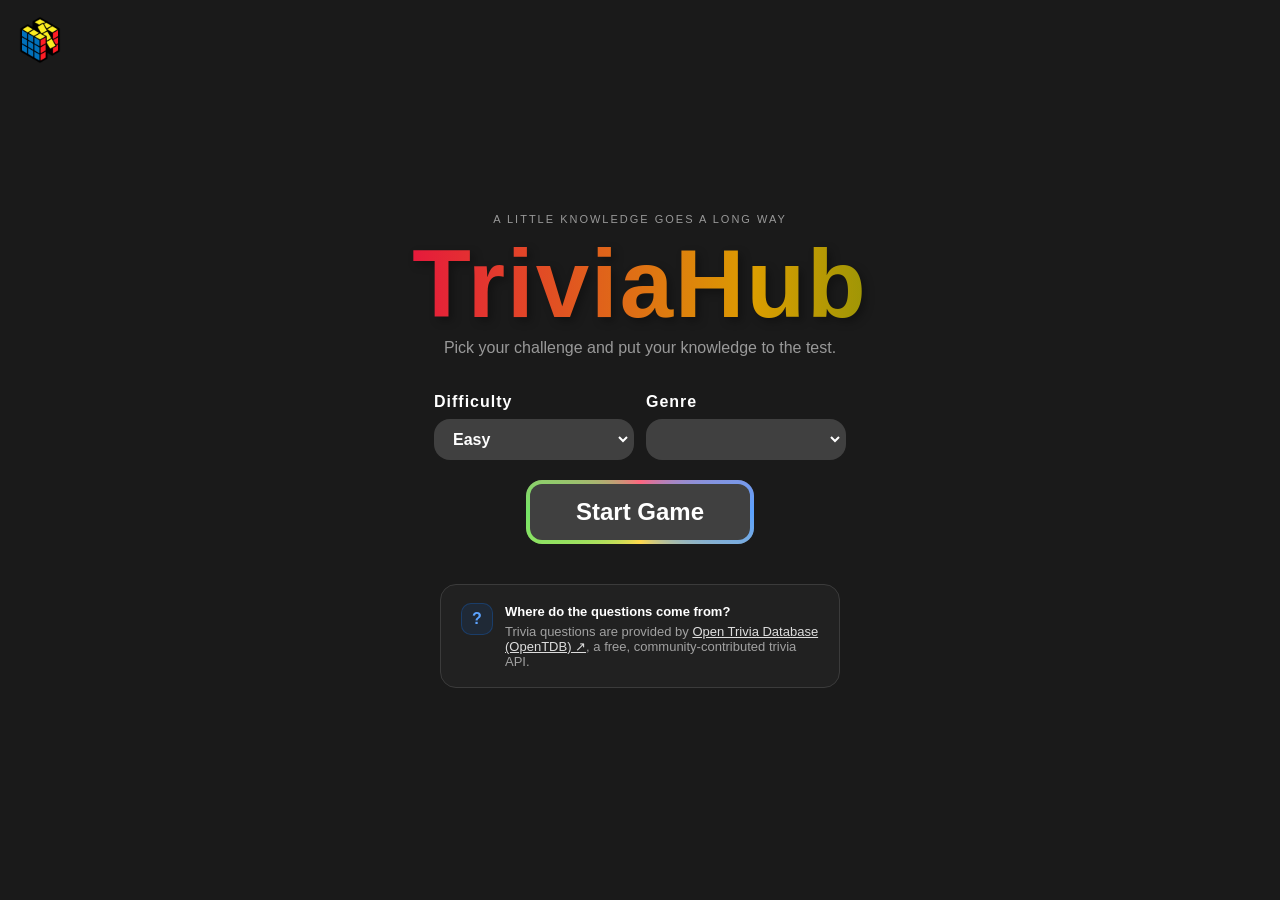
<file: index.html>
<!DOCTYPE html>
<html lang="en">
<head>
    <meta charset="UTF-8">
    <meta name="viewport" content="width=device-width, initial-scale=1.0">
    <link rel="icon" type="image/x-icon" href="src/trivia.png">
    <link rel="stylesheet" href="css/main.css">
    <link rel="stylesheet" href="css/index.css">
    <script src="js/main.js" defer></script>

    <title>TriviaHub</title>
</head>

<body>
    <main>
        <a id="rubik" href="https://itsleontan.com">
            <img src="src/rubik.png" alt="Rubik's Cube">
        </a>

        <p id="above-title">A LITTLE KNOWLEDGE GOES A LONG WAY</p>
        <h1 id="game-title">TriviaHub</h1>
        <p id="below-title">Pick your challenge and put your knowledge to the test.</p>

        <section id="settings">
            <div class="setting-group">
                <label for="difficulty">Difficulty</label>
                <select id="difficulty">
                    <option value="easy">Easy</option>
                    <option value="medium">Medium</option>
                    <option value="hard">Hard</option>
                </select>
            </div>

            <div class="setting-group">
                <label for="genre">Genre</label>
                <select id="genre">
                </select>
            </div>
        </section>

        <button id="start-button">Start Game</button>

        <div id="info-container">
            <div>?</div>
            <div>
                <p>Where do the questions come from?</p>
                <p>Trivia questions are provided by <a id="source" href="https://opentdb.com" target="_blank">Open Trivia Database (OpenTDB) &nearr;</a>, a free, community-contributed trivia API.</p>
            </div>
        </div>
    </main>
</body>
</html>
</file>
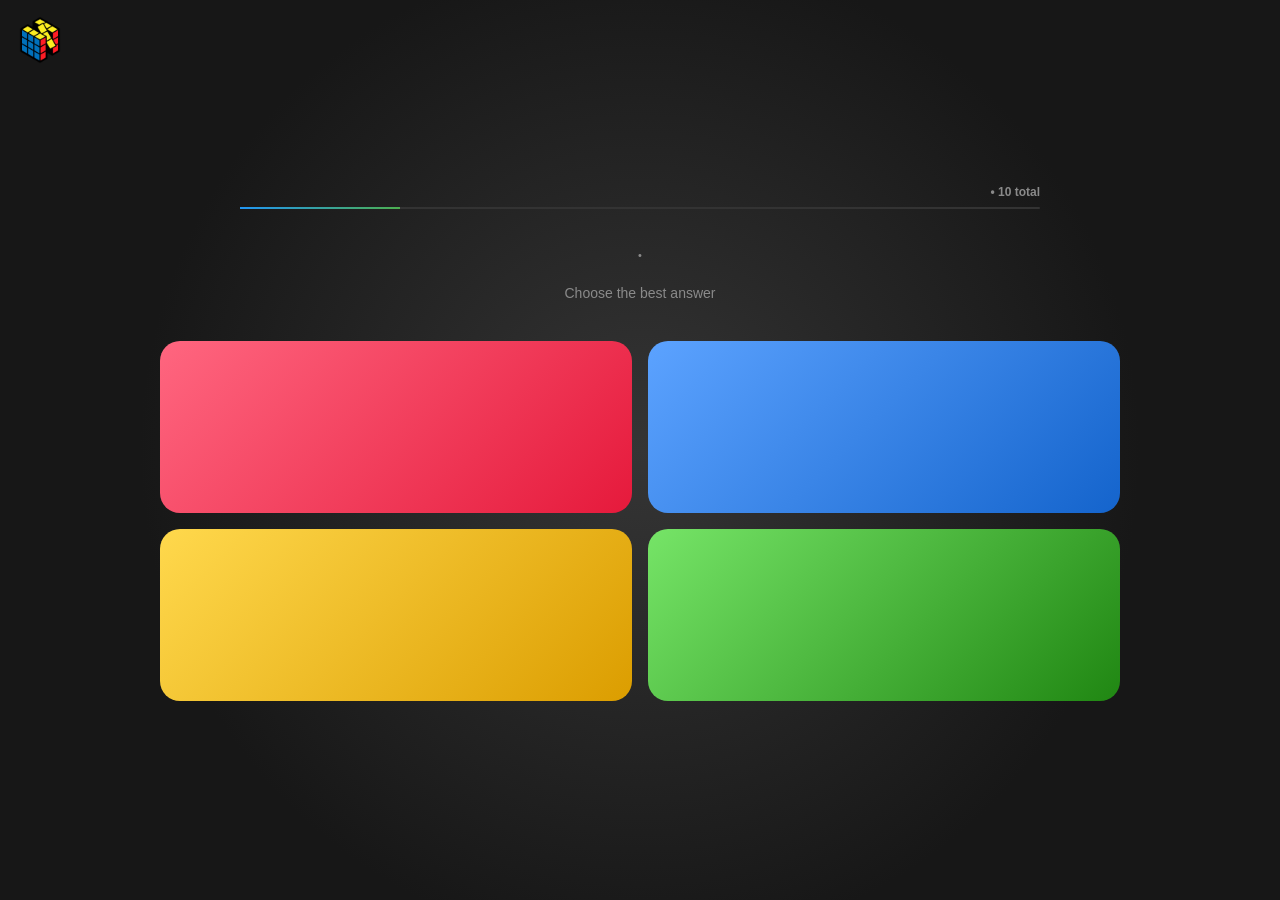
<file: game.html>
<!DOCTYPE html>
<html lang="en">
<head>
    <meta charset="UTF-8">
    <meta name="viewport" content="width=device-width, initial-scale=1.0">
    <link rel="icon" type="image/x-icon" href="src/trivia.png">
    <link rel="stylesheet" href="css/main.css">
    <link rel="stylesheet" href="css/game.css">
    <script src="js/main.js" defer></script>

    <title>TriviaHub</title>
</head>
<body>
    <main>
        <a id="rubik" href="https://itsleontan.com">
            <img src="src/rubik.png" alt="Rubik's Cube">
        </a>

        <div id="head">
            <p><span id="question-number"></span> &#x2022; 10 total</p>
        </div>

        <div id="progress-container">
            <div id="progressBar"></div>
        </div>

        <section id="question-section">
            <p><span id="genre"></span> &#x2022; <span id="mode"></span></p>
            <h1 id="question"></h1>
            <p>Choose the best answer</p>
        </section>

        <section id="answers">
            <button class="" id="red"></button>
            <button class="" id="blue"></button>
            <button class="" id="yellow"></button>
            <button class="" id="green"></button>
        </section>

        <p id="nextLabel"></p>
        <div id="next-container">
            <div id="nextBar"></div>
        </div>
    </main>
</body>
</html>
</file>
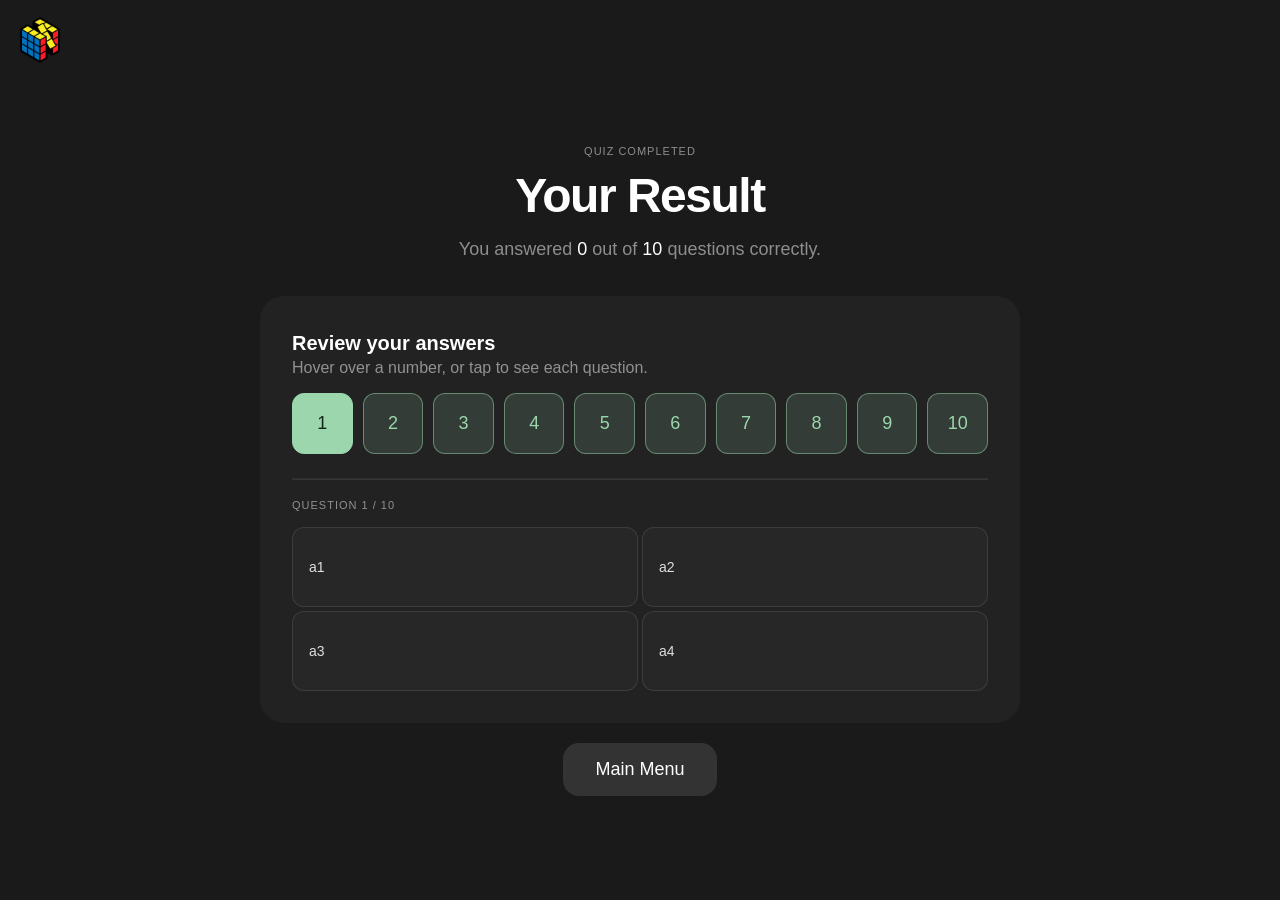
<file: result.html>
<!DOCTYPE html>
<html lang="en">
<head>
    <meta charset="UTF-8">
    <meta name="viewport" content="width=device-width, initial-scale=1.0">
    <link rel="icon" type="image/x-icon" href="src/trivia.png">
    <link rel="stylesheet" href="css/main.css">
    <link rel="stylesheet" href="css/result.css">
    <script src="js/main.js" defer></script>

    <title>TriviaHub</title>
</head>
<body>
    <a id="rubik" href="https://itsleontan.com">
        <img src="src/rubik.png" alt="Rubik's Cube">
    </a>
    
    <header>
        <p>QUIZ COMPLETED</p>
        <h1>Your Result</h1>
        <p><span class="dim">You answered </span><span id="correct">0</span><span class="dim"> out of </span>10<span class="dim"> questions correctly.</span></p>
    </header>

    <div id="review">
        <div id="title">
            <h2>Review your answers</h2>
            <p>Hover over a number, or tap to see each question.</p>
        </div>

        <div id="question-no">
            <button id="q1">1</button>
            <button id="q2">2</button>
            <button id="q3">3</button>
            <button id="q4">4</button>
            <button id="q5">5</button>
            <button id="q6">6</button>
            <button id="q7">7</button>
            <button id="q8">8</button>
            <button id="q9">9</button>
            <button id="q10">10</button>
        </div>
        
        <hr style="width: 100%; opacity: 0.1;">

        <div id="question-container">
            <p>QUESTION <span id="question-on">1</span> / 10</p>
            <h3 id="question">Question</h3>
            <div id="answers">
                <div id="a1">a1</div>
                <div id="a2">a2</div>
                <div id="a3">a3</div>
                <div id="a4">a4</div>
            </div>
        </div>
    </div>


    <button id="mainMenu">
        Main Menu
    </button>
</body>
</html>
</file>
<file: css/main.css>
:root {
    --red-light: hsl(350, 100%, 70%);
    --red-medium: hsl(350, 80%, 50%);
    --red-dark: hsl(350, 80%, 38%);

    --blue-light: hsl(214, 100%, 68%);
    --blue-medium: hsl(214, 82%, 44%);
    --blue-dark: hsl(214, 82%, 32%);

    --yellow-light: hsl(47, 100%, 65%);
    --yellow-medium: hsl(43, 100%, 43%);
    --yellow-dark: hsl(43, 100%, 32%);

    --green-light: hsl(113, 70%, 65%);
    --green-medium: hsl(113, 76%, 30%);
    --green-dark: hsl(113, 76%, 22%);

    --review-green: 155, 214, 172;
    --review-red: 239, 183, 130;
}
html {
    scroll-behavior: smooth;
    font-family: "Montserrat", sans-serif;
}
*, *::before, *::after {
    box-sizing: border-box;
}

#rubik {
    width: fit-content;
    position: absolute;
    top: 16px;
    left: 16px;
}
#rubik img {
    width: 48px;
}
</file>
<file: css/index.css>
body {
    margin: 0;
    height: 100vh;
    min-height: 100vh;
    background: hsl(0, 0%, 10%);
}
main {
    height: 100%;
    width: 100%;
    display: flex;
    flex-direction: column;
    justify-content: center;
    align-items: center;
}

#above-title {
    margin: 0px 16px 4px 16px;
    color: #999999;
    font-size: 11px;
    letter-spacing: 2px;
    text-align: center;
}
#below-title {
    margin: 0 16px 16px 16px;
    color: #999999;
    text-align: center;
}
#game-title {
    font-size: clamp(3rem, 8vw, 6rem); /* clamp(min, scale, max) */
    font-weight: 900;
    letter-spacing: 2px;
    text-align: center;
    margin: 0;

    background: linear-gradient(
        90deg,
        var(--red-medium),
        var(--yellow-medium),
        var(--green-medium),
        var(--blue-medium),
        var(--red-medium)
    );
    background-size: 300% auto;

    color: transparent;
    background-clip: text;
    -webkit-background-clip: text; /* extra redundency */

    filter: drop-shadow(4px 4px 4px hsla(0, 0%, 0%, 0.3));

    animation:
        title-gradient 6s linear infinite,
        title-float 3s ease-in-out infinite;
}
@keyframes title-gradient {
    from { background-position: 0% center; }
    to { background-position: 300% center; }
}
@keyframes title-float {
    0%, 100% { transform: translateY(0); }
    50% { transform: translateY(-8px); }
}

#settings {
    display: flex;
    flex-direction: row;
    margin: 20px 0;
    gap: 12px;
}
.setting-group {
    display: flex;
    flex-direction: column;
    gap: 8px;
}
.setting-group label {
    font-size: 1rem;
    font-weight: 700;
    letter-spacing: 1px;
    color: white;
}
.setting-group select {
    width: 200px;
    padding: 8px 12px;
    font-size: 1rem;
    font-weight: 600;
    color: white;
    background: hsl(0, 0%, 25%);
    border: 3px solid transparent;
    border-radius: 16px;
    cursor: pointer;

    transition:
        border-color 0.2s,
        transform 0.2s,
        background-color 0.2s,
        box-shadow 0.2s;
}
.setting-group select:focus {
    outline: none;
    border-color: var(--blue-light);
}
#start-button {
    position: relative;
    overflow: hidden;
    border: none;
    border-radius: 16px;
    padding: 18px 50px;
    font-size: 1.5rem;
    font-weight: bold;
    color: white;
    background: hsl(0, 0%, 20%);
    cursor: pointer;
    z-index: 1;
}
#start-button::before {
    content: "";
    position: absolute;
    inset: -90px -10px;
    border-radius: 50%;

    background: conic-gradient(
        from 0deg,
        var(--red-light),
        var(--blue-light),
        var(--yellow-light),
        var(--green-light),
        var(--red-light)
    );
    animation: spin 4s linear infinite;
    z-index: -2;
}
#start-button:hover::before {
    animation-duration: 1s;
}
#start-button::after {
    content: "";
    position: absolute;
    inset: 4px;

    background: hsl(0, 0%, 25%);
    border-radius: 12px;

    z-index: -1;
}
#start-button:active {
    transform: scale(0.95);
}
@keyframes spin {
    from { transform: rotate(0deg); }
    to { transform: rotate(360deg); }
}


#info-container {
    width: min(400px, 95%);
    background-color: #212121;
    border: 1px solid #3B3B3B;
    border-radius: 16px;
    padding: 18px 20px;
    margin-top: 40px; 
    display: flex;
    gap: 12px
}
#info-container div:first-child {
    flex-shrink: 0;
    aspect-ratio: 1 / 1;
    display: flex;
    justify-content: center;
    align-items: center;
    border-radius: 10px;
    width: 32px;
    height: 32px;
    font-weight: bold;
    color: #5CA3FF;
    background-color: rgba(20, 100, 204, 0.12);
    border: 1px solid rgba(20, 100, 204, 0.35);
}
#info-container div:last-child p:first-child {
    color: white;
    font-size: 13px;
    margin-top: 1px;
    margin-bottom: 5px;
    font-weight: bold;
}
#info-container div:last-child p:last-child {
    color: #A1A1A1;
    font-size: 13px;
    margin: 0;
}
#source {
    color: #DDDDDD;
}
#source:hover {
    color: rgb(81, 136, 210); 
}

@media (max-width: 500px) {
    #above-title {
        margin-top: 48px;
    }
    #settings {
        flex-direction: column;
    }
}
</file>
<file: css/game.css>
body {
    margin: 0;
    height: 100vh;
    background-image: radial-gradient(circle 500px at center, #353535, #171717);
    color: white;
}
main {
    height: 100%;
    width: 100%;
    display: flex;
    flex-direction: column;
    justify-content: center;
    align-items: center;
}

#head {
    width: min(95%, 800px);
    margin-top: 28px;
    margin-bottom: 8px;
    display: flex;
    flex-direction: column;
    justify-content: center;
    align-items: end; 
}
#head p {
    margin: 0;
    color: #8A8A8A;
    font-size: 12px;
    font-weight: bold;
}
#head #question-number {
    color: white;
}
#progress-container {
    width: min(95%, 800px);
    height: 2px;
    background-color: #333333;
    border-radius: 12px;
}
#progressBar {
    height: 100%;
    width: 20%;
    background: linear-gradient(90deg, #2196F3, #4CAF50);
    transition: width 0.4s ease-in-out;
}

#question-section {
    margin: 40px 0;
    width: min(95%, 800px);
    display: flex;
    flex-direction: column;
    justify-content: center;
    align-items: center;
    text-align: center;
}
#question-section h1 {
    margin: 12px;
    font-weight: normal;
    font-size: clamp(24px, 3vw, 40px)
}
#question-section p {
    margin: 0;
}
#question-section p:first-child {
    color: #8A8A8A;
    font-size: 11px;
}
#question-section #genre,
#question-section #mode {
    color: #82B0ED;
}
#question-section p:last-child {
    color: #8A8A8A;
    font-size: 14px;
}

#answers {
    margin: 0;
    width: min(100%, 1000px);
    height: 40vh;
    padding: 0 20px;
    display: grid;
    grid-template-columns: 1fr 1fr;
    grid-template-rows: 1fr 1fr;
    gap: 16px;
}
#answers button {
    display: flex;
    align-items: center;
    justify-content: center;
    width: 100%;
    padding: 12px;
    border: none;
    border-radius: 20px;
    color: white;
    cursor: pointer;
    font-size: 17px;
    font-weight: 700;

    transition:transform 0.15s ease;
}

#answers button:active { transform: scale(0.97); }

#red {
    background: linear-gradient(
        135deg,
        var(--red-light),
        var(--red-medium)
    );
}
#red:hover,
#red:active {
    background: linear-gradient(
        135deg,
        var(--red-medium),
        var(--red-dark)
    );
}

#blue {
    background: linear-gradient(
        135deg,
        var(--blue-light),
        var(--blue-medium)
    );
}
#blue:hover,
#blue:active {
    background: linear-gradient(
        135deg,
        var(--blue-medium),
        var(--blue-dark)
    );
}

#yellow {
    background: linear-gradient(
        135deg,
        var(--yellow-light),
        var(--yellow-medium)
    );
}
#yellow:hover,
#yellow:active {
    background: linear-gradient(
        135deg,
        var(--yellow-medium),
        var(--yellow-dark)
    );
}

#green {
    background: linear-gradient(
        135deg,
        var(--green-light),
        var(--green-medium)
    );
}
#green:hover,
#green:active {
    background: linear-gradient(
        135deg,
        var(--green-medium),
        var(--green-dark)
    );
}

#answers .wrong {
    background: var(--red-medium);
}
#answers .right {
    background: var(--green-medium);
}

#nextLabel {
    visibility: hidden;
    margin-top: 32px;
    margin-bottom: 8px;
    font-size: 12px;
    color: #8A8A8A;
}
#next-container {
    margin: 0;
    visibility: hidden;
    width: min(95%, 800px);
    height: 2px;
    background-color: #333333;
    border-radius: 12px;
}
#nextBar {
    height: 100%;
    width: 100%;
    background: #666666;
    transition: width 2s linear;
}

@media (max-width: 400px) {
    #answers {
        grid-template-columns: 1fr;
        grid-template-rows: repeat(4, 1fr);
        gap: 8px;
    }

    #answers button {
        border-radius: 12px;
    }
}
</file>
<file: css/result.css>
body {
    background: hsl(0, 0%, 10%);
    color: white;
    min-height: calc(100vh - 40px);
    width: 100%;
    margin: 20px 0;

    display: flex;
    flex-direction: column;
    justify-content: center;
    align-items: center;
    gap: 20px;
    overflow-y: auto;
}

header {
    display: flex;;
    flex-direction: column;
    align-items: center;
    justify-content: center;
    margin-top: 30px;
}
header h1 {
    margin: 0;
    letter-spacing: -1.5px;
    font-size: 48px;
}
header p:first-child {
    font-size: 11px;
    letter-spacing: 1px;
    opacity: 0.5;
}
header p:last-child {
    font-size: 18px;
    margin: 0;
    text-align: center;
    padding: 16px;
}
header .dim {
    opacity: 0.5;
}

#review {
    width: min(760px, 95%);
    background-color: #222222;
    padding: 32px;
    border-radius: 24px;
    display: flex;
    flex-direction: column;
    align-items: center;
    justify-content: center;
}
#review #title {
    width: 100%;
}
#review #title h2 {
    margin: 4px 0;
    font-size: 20px;
}
#review #title p {
    margin: 0;
    opacity: 0.5;
}
#review #question-no {
    width: 100%;
    display: grid;
    grid-template-columns: repeat(10, 1fr);
    gap: 10px;
    margin: 16px 0;
}
#review #question-no button {
    aspect-ratio: 1 / 1;
    width: 100%;
    font-size: 18px;
    border: 1px solid grey;
    border-radius: 12px;
    color: white;
    background: hsl(0, 0%, 20%);
}
#review #question-container {
    width: 100%;
}
#review #question-container p {
    font-size: 11px;
    letter-spacing: 1px;
    opacity: 0.5;
    margin-bottom: 0;
}
#review #question-container h3 {
    margin: 16px 0;
    font-weight: normal;
    font-size: 20px;
}
#review #question-container #answers {
    display: grid;
    grid-template-columns: 1fr 1fr;
    gap: 4px;
}
#review #question-container #answers div {
    display: flex;
    flex-direction: column;
    justify-content: center;
    height: 80px;
    font-size: 14px;
    color: rgba(255, 255, 255, 85%);
    background-color: rgba(255, 255, 255, 2.5%);
    border: 1px solid rgba(255, 255, 255, 10%);
    border-radius: 12px;
    padding: 12px 16px;
}

#mainMenu {
    font-size: 18px;
    padding: 16px 32px;
    border: none;
    border-radius: 16px;
    color: white;
    background: hsl(0, 0%, 20%);
}
#mainMenu:hover {
    background: hsl(0, 0%, 15%);
}
#mainMenu:active {
    background: hsl(0, 0%, 15%);
    transform: scale(0.95);
}

@media (max-width: 650px) {
    #review #question-no {
        grid-template-columns: repeat(5, 1fr);
    }

    #review #question-container #answers {
        grid-template-columns: 1fr;
    }
}
</file>
